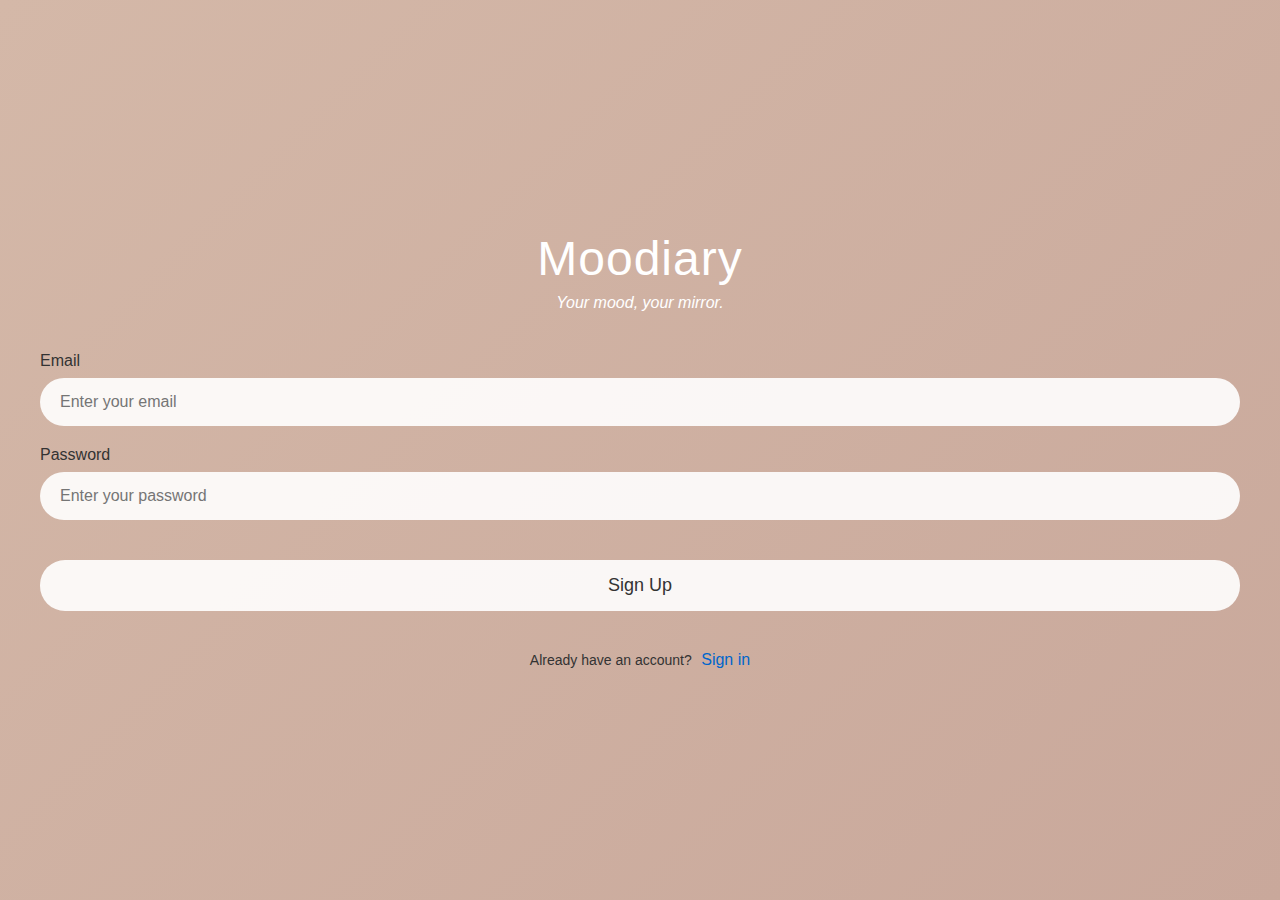
<file: index.html>
<!DOCTYPE html>
<html lang="en">
<head>
  <meta charset="UTF-8" />
  <meta name="viewport" content="width=device-width, initial-scale=1.0"/>
  <title>Signup - Moodiary</title>
  <link rel="stylesheet" href="style.css"/>
</head>
<body>
  <div class="screen auth-container">
    <div class="logo">
      <h1>Moodiary</h1>
      <p>Your mood, your mirror.</p>
    </div>

    <div class="form-group">
      <label for="signup-email">Email</label>
      <input type="email" id="signup-email" placeholder="Enter your email" />
    </div>
    <div class="form-group">
      <label for="signup-password">Password</label>
      <input type="password" id="signup-password" placeholder="Enter your password" />
    </div>

    <button class="auth-button" id="signup-btn">Sign Up</button>

    <div class="auth-link">
      <span>Already have an account?</span>
      <a href="signin.html">Sign in</a> <!-- 👈 THIS MUST BE A LINK -->
    </div>
  </div>

  <script src="auth.js"></script>
</body>
</html>
</file>
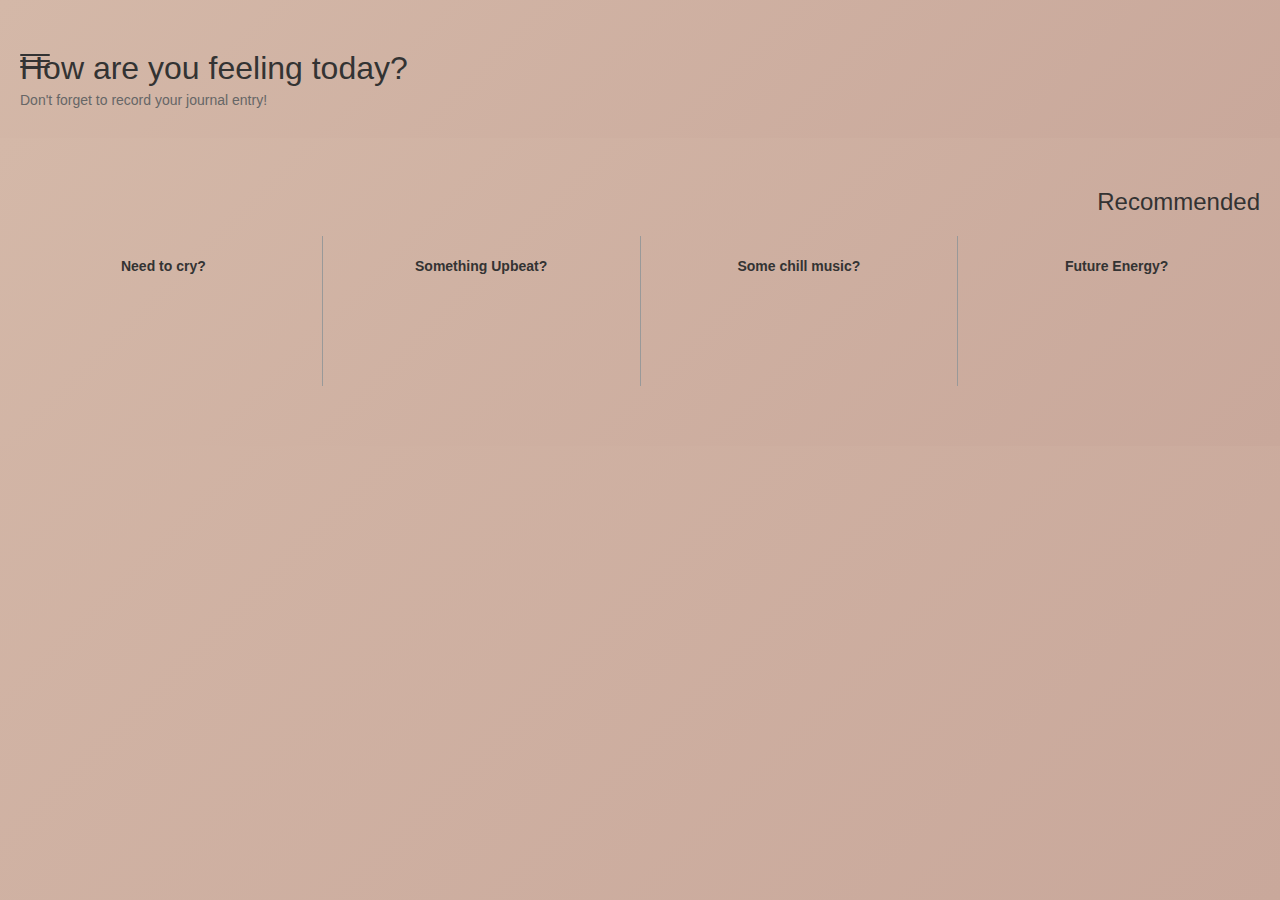
<file: home.html>
<!DOCTYPE html>
<html lang="en">
<head>
  <meta charset="UTF-8" />
  <meta name="viewport" content="width=device-width, initial-scale=1.0"/>
  <title>Moodiary - Home</title>
  <link rel="stylesheet" href="style.css"/>
</head>
<body>
  <div class="main-app active">
    <div class="menu-button" id="menu-button">
      <span></span><span></span><span></span>
    </div>

    <div id="home-screen">
      <div class="header">
        <h1>How are you feeling today?</h1>
        <p>Don't forget to record your journal entry!</p>
      </div>

      <div class="content">
        <div class="recommendations">
          <h2>Recommended</h2>
          <div class="mood-categories">
            <div class="mood-category"><h3>Need to cry?</h3></div>
            <div class="divider"></div>
            <div class="mood-category"><h3>Something Upbeat?</h3></div>
            <div class="divider"></div>
            <div class="mood-category"><h3>Some chill music?</h3></div>
            <div class="divider"></div>
            <div class="mood-category"><h3>Future Energy?</h3></div>
          </div>
        </div>
      </div>

      <div class="home-illustration">
        <!-- Insert SVG here -->
      </div>
    </div>

    <div class="movies-section" id="movies-screen">
      <!-- Add movie recommendation HTML here -->
    </div>

    <div class="sidebar" id="sidebar">
      <div class="sidebar-item" onclick="showHome()">Friends</div>
      <div class="sidebar-item">Journal</div>
      <div class="sidebar-item">About Me</div>
    </div>

    <div class="sidebar-overlay" id="sidebar-overlay"></div>

  </div>

  <script src="sidebar.js"></script>
  <script src="app.js"></script>
</body>
</html>
</file>
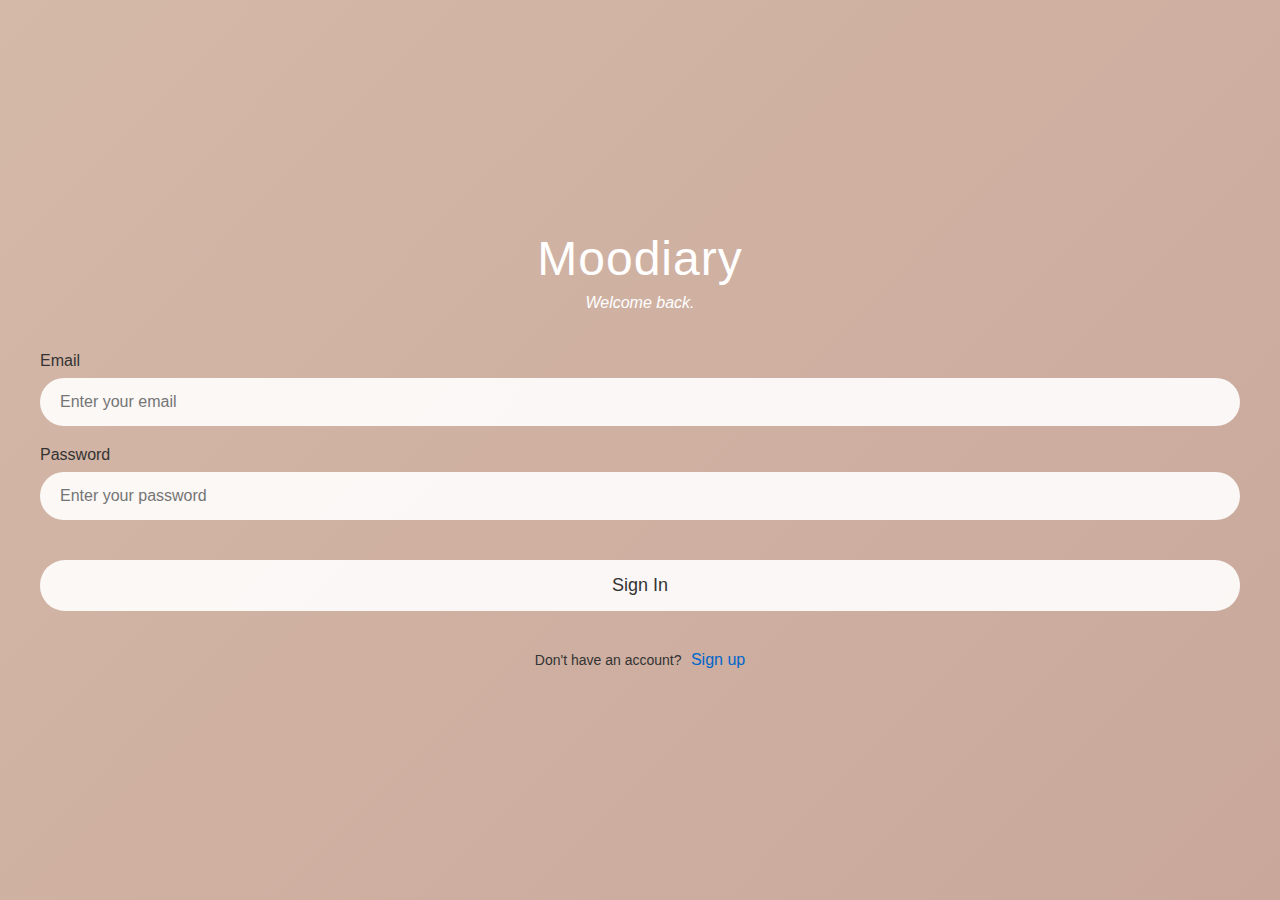
<file: signin.html>
<!DOCTYPE html>
<html lang="en">
<head>
  <meta charset="UTF-8" />
  <meta name="viewport" content="width=device-width, initial-scale=1.0"/>
  <title>Sign In - Moodiary</title>
  <link rel="stylesheet" href="style.css"/>
</head>
<body>
  <div class="screen auth-container">
    <div class="logo">
      <h1>Moodiary</h1>
      <p>Welcome back.</p>
    </div>

    <div class="form-group">
      <label for="signin-email">Email</label>
      <input type="email" id="signin-email" placeholder="Enter your email" />
    </div>
    <div class="form-group">
      <label for="signin-password">Password</label>
      <input type="password" id="signin-password" placeholder="Enter your password" />
    </div>

    <button class="auth-button" id="signin-btn">Sign In</button>

    <div class="auth-link">
      <span>Don't have an account?</span>
      <a href="index.html">Sign up</a>
    </div>
  </div>

  <script src="auth.js"></script>
</body>
</html>
</file>
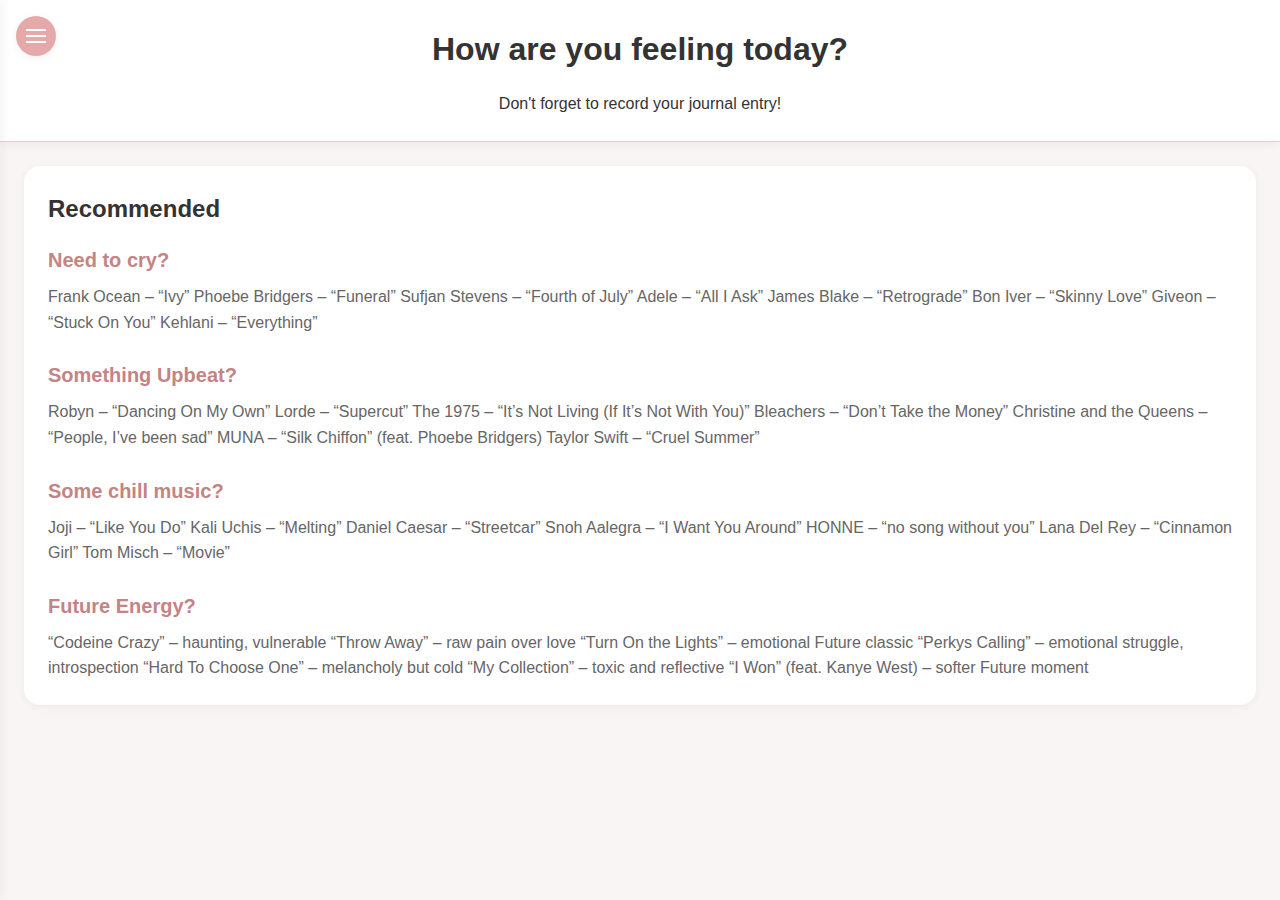
<file: src/UI/home.html>
<!DOCTYPE html>
<html lang="en">
<head>
  <meta charset="UTF-8" />
  <meta name="viewport" content="width=device-width, initial-scale=1.0"/>
  <title>Moodiary - Home</title>
  <link rel="stylesheet" href="style.css"/>
</head>
<body>

  <div class="main-app active">
    <div class="menu-button" id="menu-button">
      <span></span><span></span><span></span>
    </div>

    <div id="home-screen">
      <div class="header">
        <h1>How are you feeling today?</h1>
        <p>Don't forget to record your journal entry!</p>
      </div>

      <div class="content">
        <div class="recommendations">
          <h2>Recommended</h2>
          <div class="mood-categories">
            <div class="mood-category"><h3>Need to cry?</h3>
            <p>Frank Ocean – “Ivy”

Phoebe Bridgers – “Funeral”

Sufjan Stevens – “Fourth of July”

Adele – “All I Ask”

James Blake – “Retrograde”

Bon Iver – “Skinny Love”

Giveon – “Stuck On You”

Kehlani – “Everything”

</p>
            </div>
            <div class="divider"></div>
            <div class="mood-category"><h3>Something Upbeat?</h3>
              <p> Robyn – “Dancing On My Own”

Lorde – “Supercut”

The 1975 – “It’s Not Living (If It’s Not With You)”

Bleachers – “Don’t Take the Money”

Christine and the Queens – “People, I’ve been sad”

MUNA – “Silk Chiffon” (feat. Phoebe Bridgers)

Taylor Swift – “Cruel Summer”</p>
            </div>
            <div class="divider"></div>
            <div class="mood-category"><h3>Some chill music?</h3>
              <p>Joji – “Like You Do”

Kali Uchis – “Melting”

Daniel Caesar – “Streetcar”

Snoh Aalegra – “I Want You Around”

HONNE – “no song without you”

Lana Del Rey – “Cinnamon Girl”

Tom Misch – “Movie”</p>
            </div>
            <div class="divider"></div>
            <div class="mood-category"><h3>Future Energy?</h3>
              <p>“Codeine Crazy” – haunting, vulnerable

“Throw Away” – raw pain over love

“Turn On the Lights” – emotional Future classic

“Perkys Calling” – emotional struggle, introspection

“Hard To Choose One” – melancholy but cold

“My Collection” – toxic and reflective

“I Won” (feat. Kanye West) – softer Future moment</p>
            </div>
          </div>
        </div>
      </div>

      <div class="home-illustration">
        <!-- Insert SVG here -->
      </div>
    </div>

    <div class="movies-section" id="movies-screen">
      <!-- Add movie recommendation HTML here -->
    </div>

    <div class="sidebar" id="sidebar">
      <div class="sidebar-item" onclick="showHome()">Friends
        <a href="message.html">Friends</a>
      </div>
      <div class="sidebar-item">Journal</div>
      <div class="sidebar-item">About Me</div>
    </div>

    <div class="sidebar-overlay" id="sidebar-overlay"></div>

  </div>

  <script src="sidebar.js"></script>
  <script src="app.js"></script>
</body>
</html>
</file>
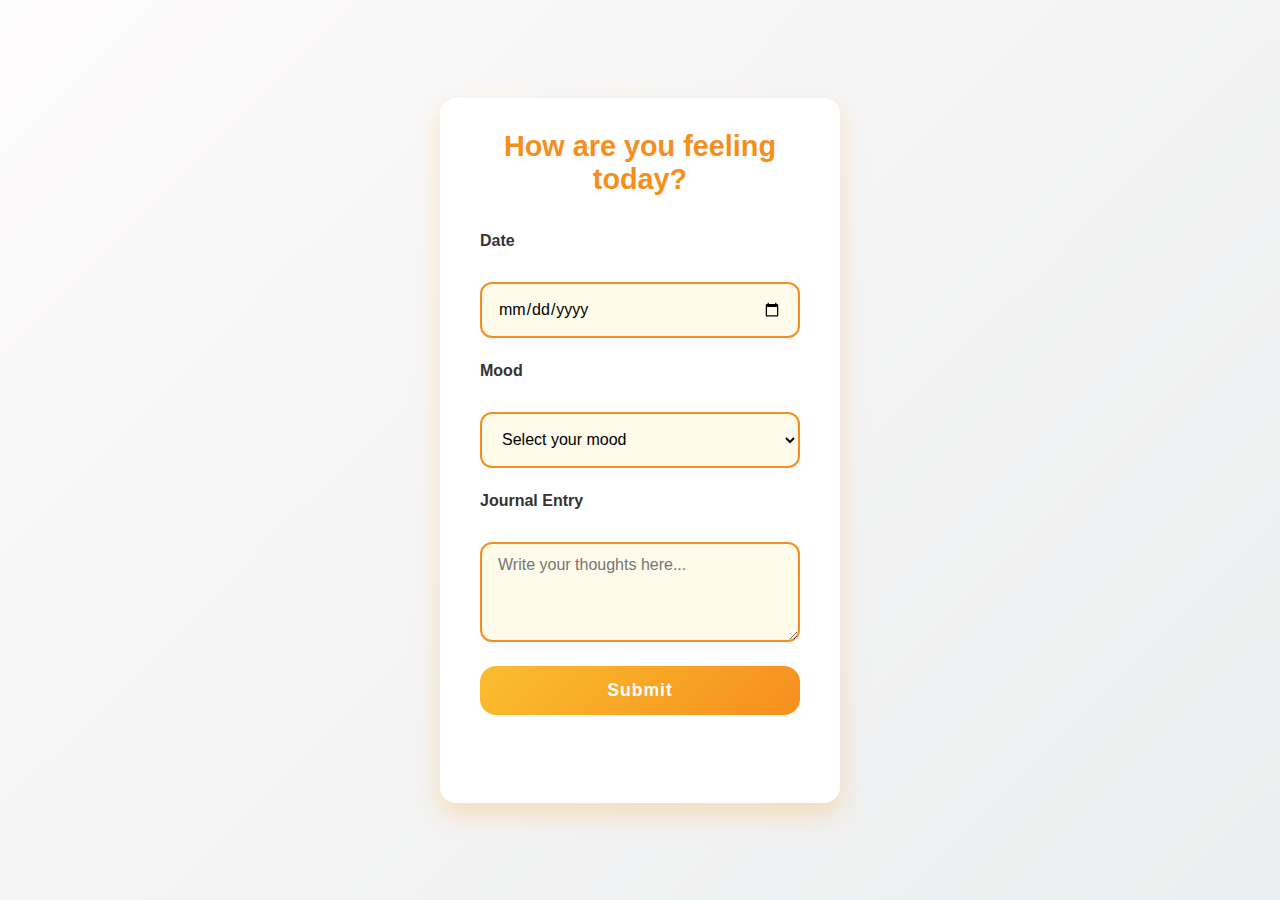
<file: src/UI/moodjournal.html>
<!DOCTYPE html>
<html lang="en">
<head>
    <meta charset="UTF-8">
    <meta http-equiv="X-UA-Compatible" content="IE=edge">
    <meta name="viewport" content="width=device-width, initial-scale=1.0">
    <link rel="stylesheet" href="moodjournal.css">
    <title>Mood and Journals</title>
</head>
<body>
    <form class="form-container" id="moodJournalForm">
        <h2>How are you feeling today?</h2>
        <label for="entryDate">Date</label>
        <input type="date" id="entryDate" name="entryDate" />
        <label for="mood">Mood</label>
        <select id="mood" name="mood" >
          <option value="" disabled selected>Select your mood</option>
          <option value="very-happy">Very Happy</option>
          <option value="happy">Happy</option>
          <option value="neutral">Neutral</option>
          <option value="sad">Sad</option>
          <option value="very-sad">Very Sad</option>
        </select>
        <label for="journalEntry">Journal Entry</label>
        <textarea id="journalEntry" name="journalEntry" placeholder="Write your thoughts here..."></textarea>
        <button type="submit">Submit</button>
        <p id="formStatus" class="success-message">
      </form>   
</body>
</html>
</file>
<file: style.css>
* {
    margin: 0;
    padding: 0;
    box-sizing: border-box;
}

body {
    font-family: -apple-system, BlinkMacSystemFont, 'Segoe UI', Roboto, sans-serif;
    background: linear-gradient(135deg, #d4b8a8 0%, #c9a89b 100%);
    min-height: 100vh;
    margin: 0;
    padding: 0;
}

.screen {
    width: 100%;
    min-height: 100vh;
    background: linear-gradient(135deg, #d4b8a8 0%, #c9a89b 100%);
    position: relative;
}

.notch {
    display: none;
}

.auth-container {
    display: flex;
    flex-direction: column;
    align-items: center;
    justify-content: center;
    height: 100%;
    padding: 40px;
    position: relative;
}

.auth-container.hidden {
    display: none;
}

.logo {
    text-align: center;
    margin-bottom: 40px;
}

.logo h1 {
    font-size: 48px;
    font-weight: 300;
    color: white;
    margin-bottom: 8px;
    letter-spacing: 1px;
}

.logo p {
    font-size: 16px;
    color: white;
    font-weight: 300;
    font-style: italic;
}

.form-group {
    width: 100%;
    margin-bottom: 20px;
}

.form-group label {
    display: block;
    color: #333;
    font-size: 16px;
    margin-bottom: 8px;
    font-weight: 500;
}

.form-group input {
    width: 100%;
    padding: 15px 20px;
    border: none;
    border-radius: 25px;
    background: rgba(255,255,255,0.9);
    font-size: 16px;
    outline: none;
}

.auth-button {
    width: 100%;
    padding: 15px;
    border: none;
    border-radius: 25px;
    background: rgba(255,255,255,0.9);
    font-size: 18px;
    font-weight: 500;
    color: #333;
    cursor: pointer;
    margin: 20px 0;
    transition: all 0.3s ease;
}

.auth-button:hover {
    background: rgba(255,255,255,1);
    transform: translateY(-2px);
}

.auth-link {
    text-align: center;
    margin-top: 20px;
}

.auth-link span {
    color: #333;
    font-size: 14px;
}

.auth-link a {
    color: #0066cc;
    text-decoration: none;
    font-weight: 500;
    margin-left: 5px;
}

.illustration-left {
    position: absolute;
    bottom: 20px;
    left: 20px;
    width: 120px;
    height: 80px;
}

.illustration-right {
    position: absolute;
    top: 180px;
    right: 20px;
    width: 80px;
    height: 80px;
}

.illustration-bottom-right {
    position: absolute;
    bottom: 20px;
    right: 20px;
    width: 60px;
    height: 60px;
}

/* Main App Styles */
.main-app {
    display: none;
    height: 100%;
    position: relative;
}

.main-app.active {
    display: block;
}

.header {
    padding: 50px 20px 30px;
    background: linear-gradient(135deg, #d4b8a8 0%, #c9a89b 100%);
}

.header h1 {
    font-size: 32px;
    font-weight: 400;
    color: #333;
    margin-bottom: 5px;
}

.header p {
    font-size: 14px;
    color: #666;
}

.content {
    flex: 1;
    padding: 20px;
    background: linear-gradient(135deg, #d4b8a8 0%, #c9a89b 100%);
}

.recommendations {
    margin-top: 30px;
}

.recommendations h2 {
    font-size: 24px;
    font-weight: 500;
    color: #333;
    margin-bottom: 20px;
    text-align: right;
}

.mood-categories {
    display: flex;
    justify-content: space-between;
    margin-bottom: 40px;
}

.mood-category {
    flex: 1;
    text-align: center;
    padding: 0 10px;
}

.mood-category h3 {
    font-size: 14px;
    color: #333;
    margin-bottom: 10px;
    height: 60px;
    display: flex;
    align-items: center;
    justify-content: center;
    text-align: center;
    line-height: 1.2;
}

.divider {
    width: 1px;
    background: #999;
    height: 150px;
    margin: 0 15px;
}

/* Movies Section */
.movies-section {
    display: none;
    padding: 50px 20px 20px;
    background: linear-gradient(135deg, #d4b8a8 0%, #c9a89b 100%);
    height: 100%;
    overflow-y: auto;
}

.movies-section.active {
    display: block;
}

.movies-header {
    display: flex;
    justify-content: space-between;
    align-items: center;
    margin-bottom: 30px;
}

.movies-header h1 {
    font-size: 28px;
    color: #333;
    font-weight: 400;
}

.nav-links {
    display: flex;
    gap: 20px;
}

.nav-links a {
    color: white;
    text-decoration: none;
    font-size: 14px;
}

.movie-categories {
    display: flex;
    margin-bottom: 40px;
}

.movie-category {
    flex: 1;
    padding-right: 20px;
}

.movie-category h3 {
    font-size: 16px;
    color: #333;
    margin-bottom: 15px;
    font-weight: 500;
}

.movie-list {
    list-style: none;
}

.movie-list li {
    font-size: 14px;
    color: #333;
    margin-bottom: 5px;
    line-height: 1.3;
}

.break-section {
    margin-top: 40px;
}

.break-section h2 {
    font-size: 28px;
    color: #333;
    margin-bottom: 15px;
    font-weight: 500;
}

.break-text {
    font-size: 14px;
    color: #333;
    line-height: 1.6;
    margin-bottom: 20px;
}

/* Sidebar */
.sidebar {
    position: fixed;
    left: -280px;
    top: 0;
    width: 280px;
    height: 100%;
    background: rgba(210, 180, 168, 0.95);
    backdrop-filter: blur(10px);
    transition: left 0.3s ease;
    z-index: 20;
    padding-top: 50px;
}

.sidebar.open {
    left: 0;
}

.sidebar-overlay {
    position: fixed;
    top: 0;
    left: 0;
    width: 100%;
    height: 100%;
    background: rgba(0,0,0,0.5);
    opacity: 0;
    visibility: hidden;
    transition: all 0.3s ease;
    z-index: 15;
}

.sidebar-overlay.active {
    opacity: 1;
    visibility: visible;
}

.sidebar-item {
    display: flex;
    align-items: center;
    padding: 20px 30px;
    color: #333;
    text-decoration: none;
    font-size: 16px;
    cursor: pointer;
    transition: background 0.3s ease;
}

.sidebar-item:hover {
    background: rgba(255,255,255,0.2);
}

.sidebar-icon {
    width: 24px;
    height: 24px;
    margin-right: 15px;
    background: #333;
    border-radius: 50%;
}

.menu-button {
    position: absolute;
    top: 50px;
    left: 20px;
    width: 30px;
    height: 20px;
    cursor: pointer;
    z-index: 25;
}

.menu-button span {
    display: block;
    width: 100%;
    height: 2px;
    background: #333;
    margin: 4px 0;
    border-radius: 1px;
}

.home-illustration {
    position: absolute;
    bottom: 20px;
    right: 20px;
    width: 80px;
    height: 60px;
}
</file>
<file: src/UI/style.css>
/* Moodiary - Modern Emotional Wellness App
   A complete redesign with stunning visuals and smooth animations */

/* Base Styles */
:root {
  --primary-color: #e5a9a9;
  --primary-light: #f8d7d7;
  --primary-dark: #c48484;
  --secondary-color: #d4b8a8;
  --accent-color: #f5c2c2;
  --text-color: #333;
  --text-light: #666;
  --text-lighter: #999;
  --bg-color: #fff;
  --bg-light: #f9f5f5;
  --border-color: #e0d0d0;
  --shadow-color: rgba(0, 0, 0, 0.05);
  --success-color: #6fcf97;
  --warning-color: #f2c94c;
  --error-color: #eb5757;
  --radius-sm: 4px;
  --radius-md: 8px;
  --radius-lg: 16px;
  --spacing-xs: 4px;
  --spacing-sm: 8px;
  --spacing-md: 16px;
  --spacing-lg: 24px;
  --spacing-xl: 32px;
  --spacing-xxl: 48px;
  --font-family: 'Poppins', sans-serif;
  --font-family-headings: 'Montserrat', sans-serif;
  --transition-speed: 0.3s;
}

* {
    margin: 0;
    padding: 0;
    box-sizing: border-box;
}

body {
  font-family: var(--font-family);
  color: var(--text-color);
  background-color: var(--bg-light);
  line-height: 1.6;
}

h1, h2, h3, h4, h5, h6 {
  font-family: var(--font-family-headings);
  margin-bottom: var(--spacing-md);
  color: var(--text-color);
}

h1 {
  font-size: 2rem;
  font-weight: 700;
}

h2 {
  font-size: 1.5rem;
  font-weight: 600;
}

h3 {
  font-size: 1.25rem;
  font-weight: 600;
}

a {
  color: var(--primary-dark);
  text-decoration: none;
  transition: color var(--transition-speed);
}

a:hover {
  color: var(--primary-color);
}

button, .btn-primary {
  background-color: var(--primary-color);
  color: white;
  border: none;
  padding: 10px 20px;
  border-radius: var(--radius-md);
  cursor: pointer;
  font-family: var(--font-family);
  font-weight: 500;
  transition: background-color var(--transition-speed);
}

button:hover, .btn-primary:hover {
  background-color: var(--primary-dark);
}

.btn-small {
  padding: 6px 12px;
  font-size: 0.9rem;
}

.btn-accept {
  background-color: var(--success-color);
}

.btn-reject {
  background-color: var(--text-lighter);
}

input, textarea, select {
    width: 100%;
  padding: 10px 15px;
  border: 1px solid var(--border-color);
  border-radius: var(--radius-md);
  font-family: var(--font-family);
  font-size: 1rem;
  margin-bottom: var(--spacing-md);
  transition: border-color var(--transition-speed);
}

input:focus, textarea:focus, select:focus {
  outline: none;
  border-color: var(--primary-color);
}

/* Layout */
.main-app {
  display: flex;
  flex-direction: column;
    min-height: 100vh;
    position: relative;
  overflow-x: hidden;
}

.header {
  padding: var(--spacing-lg);
  background-color: var(--bg-color);
  box-shadow: 0 2px 10px var(--shadow-color);
  text-align: center;
  border-bottom: 1px solid var(--border-color);
}

.content {
  flex: 1;
  padding: var(--spacing-lg);
    display: flex;
    flex-direction: column;
  gap: var(--spacing-lg);
}

/* Dashboard Layout */
.dashboard-container {
  display: flex;
  flex-direction: column;
  gap: var(--spacing-lg);
  padding: var(--spacing-md);
}

.dashboard-column {
  flex: 1;
  display: flex;
  flex-direction: column;
  gap: var(--spacing-lg);
}

@media (min-width: 992px) {
  .dashboard-container {
    flex-direction: row;
    padding: var(--spacing-lg);
  }
  
  .dashboard-column {
    min-width: 0; /* Fix for flexbox overflow */
  }
}

@media (min-width: 1200px) {
  .dashboard-container {
    max-width: 1400px;
    margin: 0 auto;
  }
}

/* Journal Page */
.journal-container {
  display: flex;
  flex-direction: column;
  gap: var(--spacing-lg);
  padding: var(--spacing-md);
  max-width: 1200px;
  margin: 0 auto;
}

.journal-header {
  display: flex;
  justify-content: space-between;
    align-items: center;
  margin-bottom: var(--spacing-lg);
}

.journal-filters {
  display: flex;
  gap: var(--spacing-md);
  margin-bottom: var(--spacing-lg);
  flex-wrap: wrap;
}

.journal-filter {
  padding: 8px 16px;
  background-color: var(--bg-color);
  border-radius: var(--radius-md);
  cursor: pointer;
  transition: background-color 0.3s;
}

.journal-filter.active {
  background-color: var(--primary-color);
    color: white;
}

.journal-entries {
  display: grid;
  grid-template-columns: repeat(1, 1fr);
  gap: var(--spacing-lg);
}

@media (min-width: 768px) {
  .journal-entries {
    grid-template-columns: repeat(2, 1fr);
  }
}

@media (min-width: 1200px) {
  .journal-entries {
    grid-template-columns: repeat(3, 1fr);
  }
}

.journal-entry {
  background-color: var(--bg-color);
  border-radius: var(--radius-lg);
  padding: var(--spacing-lg);
  box-shadow: 0 2px 10px var(--shadow-color);
  transition: transform 0.3s;
}

.journal-entry:hover {
  transform: translateY(-5px);
}

.journal-entry-header {
  display: flex;
  justify-content: space-between;
  margin-bottom: var(--spacing-md);
}

.journal-entry-date {
  font-size: 0.9rem;
  color: var(--text-lighter);
}

.journal-entry-mood {
  font-size: 1.2rem;
}

.journal-entry-content {
  margin-bottom: var(--spacing-md);
}

/* Message Page */
.message-container {
  display: flex;
  height: calc(100vh - 60px);
  overflow: hidden;
}

.message-sidebar {
  width: 300px;
  background-color: var(--bg-color);
  border-right: 1px solid var(--border-color);
  overflow-y: auto;
}

.message-list {
  display: flex;
  flex-direction: column;
}

.message-item {
  padding: var(--spacing-md);
  border-bottom: 1px solid var(--border-color);
  display: flex;
  align-items: center;
  gap: var(--spacing-md);
    cursor: pointer;
  transition: background-color 0.3s;
}

.message-item:hover, .message-item.active {
  background-color: var(--bg-light);
}

.message-avatar {
  width: 40px;
  height: 40px;
  border-radius: 50%;
  background-color: var(--primary-color);
  color: white;
  display: flex;
  align-items: center;
  justify-content: center;
  font-weight: 600;
}

.message-info {
  flex: 1;
}

.message-name {
    font-weight: 500;
}

.message-preview {
  font-size: 0.9rem;
  color: var(--text-lighter);
  white-space: nowrap;
  overflow: hidden;
  text-overflow: ellipsis;
  max-width: 180px;
}

.message-time {
  font-size: 0.8rem;
  color: var(--text-lighter);
}

.message-content {
  flex: 1;
  display: flex;
  flex-direction: column;
  background-color: var(--bg-light);
}

.message-header {
  padding: var(--spacing-md);
  border-bottom: 1px solid var(--border-color);
  display: flex;
  align-items: center;
  gap: var(--spacing-md);
}

.message-chat {
  flex: 1;
  padding: var(--spacing-md);
  overflow-y: auto;
  display: flex;
  flex-direction: column;
  gap: var(--spacing-md);
}

.message-bubble {
  max-width: 70%;
  padding: var(--spacing-md);
  border-radius: var(--radius-md);
}

.message-bubble.sent {
  align-self: flex-end;
  background-color: var(--primary-color);
  color: white;
}

.message-bubble.received {
  align-self: flex-start;
  background-color: var(--bg-color);
}

.message-input {
  padding: 15px;
  border-top: 1px solid #ddd;
  display: flex;
  flex-direction: column;
  align-items: stretch;
  gap: 8px;
}

.message-input input {
    flex: 1;
  padding: 12px;
  border: 1px solid var(--border-color);
  border-radius: var(--radius-md);
  margin: 0;
}

.message-input button {
  padding: 12px 20px;
  margin: 0;
}

/* User Profile Summary */
.profile-summary {
  background-color: var(--bg-color);
  border-radius: var(--radius-lg);
  padding: var(--spacing-lg);
  display: flex;
    align-items: center;
  box-shadow: 0 2px 10px var(--shadow-color);
    position: relative;
}

.profile-avatar {
  width: 60px;
  height: 60px;
  border-radius: 50%;
  background-color: var(--primary-color);
  color: white;
  display: flex;
  align-items: center;
  justify-content: center;
  font-weight: 600;
  font-size: 1.2rem;
  margin-right: var(--spacing-md);
}

.profile-info {
  flex: 1;
}

.profile-info h2 {
  margin-bottom: 0;
}

.profile-info p {
  color: var(--text-light);
  font-size: 0.9rem;
}

.profile-mood {
  position: absolute;
  right: var(--spacing-lg);
  top: 50%;
  transform: translateY(-50%);
  display: flex;
  align-items: center;
  background-color: var(--bg-light);
  padding: 8px 16px;
  border-radius: var(--radius-lg);
}

.mood-emoji {
  font-size: 1.5rem;
  margin-right: var(--spacing-xs);
}

.mood-text {
    font-weight: 500;
}

/* Quick Journal */
.quick-journal {
  background-color: var(--bg-color);
  border-radius: var(--radius-lg);
  padding: var(--spacing-lg);
  box-shadow: 0 2px 10px var(--shadow-color);
}

.mood-tags {
  display: flex;
  flex-wrap: wrap;
  gap: var(--spacing-sm);
  margin-bottom: var(--spacing-md);
}

.mood-tag {
  background-color: var(--bg-light);
  border-radius: var(--radius-lg);
  padding: 8px 16px;
  display: flex;
  align-items: center;
    cursor: pointer;
  transition: background-color var(--transition-speed);
  font-size: 0.9rem;
}

.mood-tag:hover {
  background-color: var(--primary-light);
}

.mood-tag.active {
  background-color: var(--primary-color);
  color: white;
}

.mood-tag-emoji {
  margin-right: var(--spacing-xs);
  font-size: 1.2rem;
}

.quick-journal-input {
  resize: none;
  height: 100px;
  margin-bottom: var(--spacing-md);
}

.quick-journal-actions {
    display: flex;
    justify-content: space-between;
  align-items: center;
}

.quick-journal-actions label {
  display: flex;
  align-items: center;
  color: var(--text-light);
  font-size: 0.9rem;
}

.quick-journal-actions input[type="checkbox"] {
  width: auto;
  margin-right: var(--spacing-xs);
  margin-bottom: 0;
}

/* Mood Insights */
.mood-insights {
  background-color: var(--bg-color);
  border-radius: var(--radius-lg);
  padding: var(--spacing-lg);
  box-shadow: 0 2px 10px var(--shadow-color);
}

.mood-chart {
  height: 150px;
  border-radius: var(--radius-md);
  background-color: var(--bg-light);
    display: flex;
    align-items: center;
    justify-content: center;
}

.mood-chart-placeholder {
    text-align: center;
  color: var(--text-light);
}

.mood-chart-placeholder p {
  margin-bottom: var(--spacing-md);
}

/* Feed Section */
.feed-section {
  background-color: var(--bg-color);
  border-radius: var(--radius-lg);
  padding: var(--spacing-lg);
  box-shadow: 0 2px 10px var(--shadow-color);
}

.feed-loading, .feed-empty, .recommendations-loading, .recommendations-empty {
  text-align: center;
  padding: var(--spacing-xl) 0;
  color: var(--text-light);
}

.feed-empty p, .recommendations-empty p {
  margin-bottom: var(--spacing-md);
}

.hidden {
    display: none;
}

.feed-item {
  border-bottom: 1px solid var(--border-color);
  padding: var(--spacing-md) 0;
}

.feed-item:last-child {
  border-bottom: none;
}

.feed-header {
    display: flex;
    align-items: center;
  margin-bottom: var(--spacing-md);
}

.feed-avatar {
  width: 40px;
  height: 40px;
  border-radius: 50%;
  background-color: var(--primary-color);
  color: white;
    display: flex;
    align-items: center;
    justify-content: center;
  font-weight: 600;
  margin-right: var(--spacing-md);
}

.feed-user-info {
  flex: 1;
}

.feed-username {
  font-weight: 500;
}

.feed-time {
  font-size: 0.8rem;
  color: var(--text-lighter);
}

.feed-mood {
  font-size: 1.5rem;
  margin-left: var(--spacing-md);
}

.feed-content {
  margin-bottom: var(--spacing-md);
  line-height: 1.5;
}

.feed-actions {
    display: flex;
  gap: var(--spacing-lg);
}

.feed-action {
  color: var(--text-light);
  font-size: 0.9rem;
  cursor: pointer;
  transition: color var(--transition-speed);
}

.feed-action:hover {
  color: var(--primary-color);
}

/* Friends Section */
.friends-section {
  background-color: var(--bg-color);
  border-radius: var(--radius-lg);
  padding: var(--spacing-lg);
  box-shadow: 0 2px 10px var(--shadow-color);
  margin-bottom: var(--spacing-lg);
}

.friends-search {
  display: flex;
  gap: var(--spacing-sm);
  margin-bottom: var(--spacing-md);
}

.friends-search input {
  margin-bottom: 0;
}

.section-tabs {
  display: flex;
  border-bottom: 1px solid var(--border-color);
  margin-bottom: var(--spacing-md);
}

.section-tab {
  padding: var(--spacing-sm) var(--spacing-lg);
  cursor: pointer;
  border-bottom: 2px solid transparent;
  transition: all var(--transition-speed);
  position: relative;
}

.section-tab.active {
  border-bottom-color: var(--primary-color);
  color: var(--primary-color);
}

.badge {
  background-color: var(--primary-color);
    color: white;
  border-radius: 50%;
  width: 20px;
  height: 20px;
  display: inline-flex;
  align-items: center;
  justify-content: center;
  font-size: 0.8rem;
  margin-left: var(--spacing-xs);
}

.tab-content {
    display: none;
}

.tab-content.active {
    display: block;
}

.friends-list {
  display: grid;
  grid-template-columns: 1fr;
  gap: var(--spacing-md);
}

@media (min-width: 768px) {
  .friends-list {
    grid-template-columns: repeat(2, 1fr);
  }
}

.friend-card {
  background-color: var(--bg-light);
  border-radius: var(--radius-md);
  padding: var(--spacing-md);
    display: flex;
  flex-direction: column;
  align-items: center;
  text-align: center;
  transition: transform var(--transition-speed);
}

.friend-card:hover {
  transform: translateY(-2px);
}

.friend-avatar {
  width: 50px;
  height: 50px;
  border-radius: 50%;
  background-color: var(--primary-color);
    color: white;
  display: flex;
  align-items: center;
  justify-content: center;
  font-weight: 600;
  margin-bottom: var(--spacing-sm);
}

.friend-name {
    font-weight: 500;
  margin-bottom: var(--spacing-xs);
}

.friend-mood {
  color: var(--text-light);
  font-size: 0.9rem;
  margin-bottom: var(--spacing-md);
}

.friend-action {
  color: var(--primary-color);
    font-weight: 500;
}

.friend-request {
  display: flex;
  align-items: center;
  padding: var(--spacing-md);
  border-bottom: 1px solid var(--border-color);
}

.friend-request:last-child {
  border-bottom: none;
}

.friend-info {
  flex: 1;
  margin-left: var(--spacing-md);
}

.friend-time {
  font-size: 0.8rem;
  color: var(--text-lighter);
}

.friend-request-actions {
  display: flex;
  gap: var(--spacing-sm);
}

.friend-request-actions button {
  padding: 6px 12px;
  font-size: 0.9rem;
}

/* Recommendations */
.recommendations {
  background-color: var(--bg-color);
  border-radius: var(--radius-lg);
  padding: var(--spacing-lg);
  box-shadow: 0 2px 10px var(--shadow-color);
}

.mood-category {
  margin-bottom: var(--spacing-lg);
}

.mood-category:last-child {
  margin-bottom: 0;
}

.mood-category h3 {
  color: var(--primary-dark);
  margin-bottom: var(--spacing-sm);
}

.mood-category p {
    line-height: 1.6;
  color: var(--text-light);
}

/* Sidebar */
.sidebar {
    position: fixed;
    top: 0;
  left: -250px;
  width: 250px;
  height: 100vh;
  background-color: var(--bg-color);
  z-index: 1000;
  transition: left var(--transition-speed);
  box-shadow: 2px 0 10px var(--shadow-color);
  padding-top: var(--spacing-xxl);
}

.sidebar.active {
    left: 0;
}

.sidebar-item {
  padding: var(--spacing-md) var(--spacing-lg);
  border-bottom: 1px solid var(--border-color);
  cursor: pointer;
  transition: background-color var(--transition-speed);
}

.sidebar-item:hover {
  background-color: var(--bg-light);
}

.sidebar-overlay {
    position: fixed;
    top: 0;
    left: 0;
    width: 100%;
    height: 100%;
  background-color: rgba(0, 0, 0, 0.5);
  z-index: 999;
  display: none;
}

.sidebar-overlay.active {
  display: block;
}

.menu-button {
  position: fixed;
  top: var(--spacing-md);
  left: var(--spacing-md);
  z-index: 1001;
  width: 40px;
  height: 40px;
  background-color: var(--primary-color);
  border-radius: 50%;
    display: flex;
  flex-direction: column;
  justify-content: center;
    align-items: center;
    cursor: pointer;
  box-shadow: 0 2px 10px var(--shadow-color);
}

.menu-button span {
    display: block;
  width: 20px;
    height: 2px;
  background-color: white;
  margin: 2px 0;
  transition: transform var(--transition-speed);
}

/* Login/Signup Forms */
.auth-container {
  display: flex;
  flex-direction: column;
  align-items: center;
  justify-content: center;
  min-height: 100vh;
  padding: var(--spacing-lg);
  background-color: var(--bg-light);
}

.auth-card {
  background-color: var(--bg-color);
  border-radius: var(--radius-lg);
  padding: var(--spacing-xl);
  box-shadow: 0 4px 20px var(--shadow-color);
  width: 100%;
  max-width: 400px;
}

.auth-header {
  text-align: center;
  margin-bottom: var(--spacing-xl);
}

.auth-header h1 {
  color: var(--primary-color);
  margin-bottom: var(--spacing-sm);
}

.auth-header p {
  color: var(--text-light);
}

.auth-form {
  display: flex;
  flex-direction: column;
}

.auth-form button {
  margin-top: var(--spacing-md);
}

.auth-footer {
  text-align: center;
  margin-top: var(--spacing-lg);
  color: var(--text-light);
}

.auth-footer a {
  color: var(--primary-color);
  font-weight: 500;
}

.auth-button {
  width: 100%;
  padding: 12px;
  background-color: var(--primary-color);
  color: white;
  border: none;
  border-radius: var(--radius-md);
  font-weight: 500;
  cursor: pointer;
  transition: background-color 0.3s;
  margin-top: 10px;
  margin-bottom: 20px;
}

.auth-button:hover {
  background-color: var(--primary-dark);
}

.form-group {
  margin-bottom: 15px;
  width: 100%;
  max-width: 400px;
}

.form-group label {
  display: block;
  margin-bottom: 5px;
  font-weight: 500;
  color: var(--text-color);
}

.form-group input {
  width: 100%;
  padding: 12px;
  border: 1px solid var(--border-color);
  border-radius: var(--radius-md);
  font-size: 16px;
  transition: border-color 0.3s;
}

.form-group input:focus {
  outline: none;
  border-color: var(--primary-color);
}

.auth-link {
  margin-top: 15px;
  text-align: center;
  font-size: 14px;
}

.auth-link a {
  color: var(--primary-color);
  font-weight: 500;
  margin-left: 5px;
}

.auth-link a:hover {
  text-decoration: underline;
}

.logo {
  text-align: center;
  margin-bottom: 30px;
}

.logo h1 {
  color: var(--primary-color);
  font-size: 2.5rem;
  margin-bottom: 5px;
}

.logo p {
  color: var(--text-light);
  font-size: 1rem;
}

.bottom-left-img {
  position: fixed;
  bottom: 0;
  left: 0;
  width: 200px;
  opacity: 0.8;
  z-index: -1;
}

.right-image {
  position: fixed;
  top: 50%;
  right: 0;
  transform: translateY(-50%);
  height: 400px;
  opacity: 0.8;
  z-index: -1;
}

@media (max-width: 768px) {
  .bottom-left-img, .right-image {
    display: none;
}
}

/* Animations */
@keyframes fadeIn {
  from {
    opacity: 0;
  }
  to {
    opacity: 1;
}
}

.fade-in {
  animation: fadeIn var(--transition-speed);
}

/* Loading spinner */
.loading-spinner {
  position: fixed;
  top: 0;
  left: 0;
  width: 100%;
  height: 100%;
  background-color: rgba(0, 0, 0, 0.5);
  display: flex;
  justify-content: center;
  align-items: center;
  z-index: 9999;
}

.spinner {
  width: 40px;
  height: 40px;
  border: 4px solid rgba(255, 255, 255, 0.3);
  border-radius: 50%;
  border-top-color: #7371fc;
  animation: spin 1s ease-in-out infinite;
}

@keyframes spin {
  to {
    transform: rotate(360deg);
}
}

/* Notifications */
.notification {
  position: fixed;
  top: 20px;
  right: 20px;
  padding: 15px 20px;
  border-radius: 5px;
  color: white;
  font-weight: 500;
  max-width: 300px;
  box-shadow: 0 4px 12px rgba(0, 0, 0, 0.15);
  z-index: 9998;
  transform: translateX(120%);
  transition: transform 0.3s ease;
}

.notification.show {
  transform: translateX(0);
}

.notification.error {
  background-color: #ff4757;
}

.notification.success {
  background-color: #2ed573;
}

.notification.info {
  background-color: #1e90ff;
}

/* Responsive Adjustments */
@media (max-width: 768px) {
  .header {
    padding: var(--spacing-md);
  }
  
  .header h1 {
    font-size: 1.5rem;
  }
  
  .content {
    padding: var(--spacing-md);
}

  .feed-actions {
    flex-direction: column;
    gap: var(--spacing-sm);
  }
}

.friend-badge {
  position: absolute;
  top: 10px;
  right: 10px;
  padding: 4px 8px;
  border-radius: var(--radius-sm);
  font-size: 0.7rem;
  font-weight: 500;
  text-transform: uppercase;
  background-color: var(--accent-color);
  color: var(--text-color);
}

.friend-badge.mentor {
  background-color: #6fcf97;
  color: white;
}

.friend-badge.counsellor {
  background-color: #56ccf2;
  color: white;
}

.friend-badge.family {
  background-color: #f2994a;
  color: white;
}

.relationship-type {
  margin-top: 10px;
  padding: 6px;
  border: 1px solid var(--border-color);
  border-radius: var(--radius-sm);
  font-size: 0.9rem;
  width: 100%;
}

/* Friend Search Results */
.search-results {
  display: flex;
  flex-direction: column;
  gap: var(--spacing-md);
  margin-top: var(--spacing-md);
  padding: var(--spacing-md);
  background-color: var(--bg-light);
  border-radius: var(--radius-md);
}

.search-results-header {
  display: flex;
  justify-content: space-between;
  align-items: center;
  margin-bottom: var(--spacing-md);
  padding-bottom: var(--spacing-sm);
  border-bottom: 1px solid var(--border-color);
}

.search-results-header h3 {
  margin-bottom: 0;
  color: var(--primary-dark);
}

.search-results-clear {
  background: none;
  border: none;
  color: var(--text-light);
  cursor: pointer;
  font-size: 0.9rem;
  padding: var(--spacing-xs) var(--spacing-sm);
}

.search-results-clear:hover {
  color: var(--primary-dark);
  text-decoration: underline;
}

.search-result-card {
  display: flex;
  align-items: center;
  padding: 15px;
  background-color: var(--bg-color);
  border-radius: var(--radius-md);
  margin-bottom: 15px;
  box-shadow: 0 2px 5px var(--shadow-color);
  transition: transform 0.2s, box-shadow 0.2s;
  position: relative;
}

.search-result-card:last-child {
  margin-bottom: 0;
}

.search-result-card:hover {
  transform: translateY(-2px);
}

.search-result-avatar {
  width: 50px;
  height: 50px;
  border-radius: 50%;
  background-color: var(--secondary-color);
  display: flex;
  align-items: center;
  justify-content: center;
  margin-right: 15px;
  font-weight: bold;
  font-size: 18px;
  color: white;
  flex-shrink: 0;
  overflow: hidden;
}

.search-result-avatar img {
  width: 100%;
  height: 100%;
  object-fit: cover;
}

.search-result-info {
  flex: 1;
  min-width: 0;
  margin-right: 15px;
}

.search-result-name {
  font-weight: 600;
  margin-bottom: 4px;
  white-space: nowrap;
  overflow: hidden;
  text-overflow: ellipsis;
  font-size: 1rem;
}

.search-result-username {
  font-size: 0.9rem;
  color: var(--text-light);
  margin-bottom: 6px;
}

.search-result-status {
  font-size: 0.85rem;
  color: var(--text-lighter);
}

.search-result-actions {
  display: flex;
  gap: 10px;
  flex-wrap: wrap;
}

.search-result-actions button {
  padding: 8px 16px;
  font-size: 0.9rem;
  white-space: nowrap;
  min-width: 100px;
}

.search-result-actions .btn-pending {
  background-color: var(--warning-color);
}

.search-result-actions .btn-accept {
  background-color: var(--success-color);
}

.search-result-actions .btn-reject {
  background-color: var(--text-lighter);
  margin-left: -8px;
}

.search-result-actions .btn-friend {
  background-color: var(--text-lighter);
  cursor: default;
}

.search-empty {
  text-align: center;
  padding: var(--spacing-lg);
  color: var(--text-light);
  background-color: var(--bg-color);
  border-radius: var(--radius-md);
}

/* Friend search in sidebar */
.friends-search-sidebar {
  margin-bottom: var(--spacing-md);
  position: relative;
}

.friends-search-sidebar input {
  width: 100%;
  padding: 10px 15px;
  padding-right: 40px;
  border: 1px solid var(--border-color);
  border-radius: var(--radius-md);
  font-family: var(--font-family);
  font-size: 1rem;
  transition: border-color var(--transition-speed);
}

.friends-search-sidebar input:focus {
  outline: none;
  border-color: var(--primary-color);
}

.friends-search-sidebar button {
  position: absolute;
  right: 5px;
  top: 50%;
  transform: translateY(-50%);
  background: none;
  border: none;
  color: var(--text-light);
  cursor: pointer;
  padding: 8px;
}

.friends-search-sidebar button:hover {
  color: var(--primary-color);
}

/* Feed section styles */
.feed-section {
  display: flex;
  flex-direction: column;
  gap: var(--spacing-md);
}

.feed-item {
  background-color: var(--bg-color);
  border-radius: var(--radius-md);
  padding: var(--spacing-md);
  box-shadow: 0 2px 6px var(--shadow-color);
  margin-bottom: var(--spacing-md);
}

.feed-item:last-child {
  margin-bottom: 0;
}

.feed-header {
  display: flex;
  justify-content: space-between;
  align-items: center;
  margin-bottom: var(--spacing-md);
}

.feed-user {
  display: flex;
  align-items: center;
}

.feed-avatar {
  width: 40px;
  height: 40px;
  border-radius: 50%;
  background-color: var(--primary-light);
  display: flex;
  align-items: center;
  justify-content: center;
  font-weight: bold;
  color: var(--primary-dark);
  margin-right: var(--spacing-sm);
  overflow: hidden;
}

.feed-avatar img {
  width: 100%;
  height: 100%;
  object-fit: cover;
}

.feed-user-info {
  display: flex;
  flex-direction: column;
}

.feed-username {
  font-weight: 600;
  font-size: 1rem;
}

.feed-time {
  font-size: 0.8rem;
  color: var(--text-lighter);
}

.feed-mood {
  display: flex;
  align-items: center;
  font-size: 0.9rem;
  color: var(--text-light);
}

.feed-mood-emoji {
  margin-right: 5px;
  font-size: 1.2rem;
}

.feed-content {
  margin-bottom: var(--spacing-md);
  line-height: 1.5;
}

.feed-actions {
  display: flex;
  justify-content: space-between;
  border-top: 1px solid var(--border-color);
  padding-top: var(--spacing-sm);
}

.feed-reactions {
  display: flex;
  gap: var(--spacing-sm);
}

.reaction-btn {
  display: flex;
  align-items: center;
  background: none;
  border: none;
  color: var(--text-light);
  cursor: pointer;
  padding: 6px 10px;
  border-radius: var(--radius-sm);
  transition: background-color 0.2s;
}

.reaction-btn:hover {
  background-color: var(--bg-light);
}

.reaction-btn.active {
  color: var(--primary-dark);
  background-color: var(--primary-light);
}

.reaction-icon {
  margin-right: 5px;
}

.feed-comment-actions {
  display: flex;
  flex-wrap: wrap;
  gap: var(--spacing-md);
  margin-top: 8px;
}

.private-reply-btn {
  margin-top: 6px;
  width: 100%;
  justify-content: flex-start;
}

.comment-btn, .private-reply-btn {
  display: flex;
  align-items: center;
  background: none;
  border: none;
  color: var(--text-light);
  cursor: pointer;
  padding: 6px 10px;
  border-radius: var(--radius-sm);
  transition: background-color 0.2s;
}

.comment-btn:hover, .private-reply-btn:hover {
  background-color: var(--bg-light);
}

.comment-icon, .private-reply-icon {
  margin-right: 5px;
}

.feed-comments {
  margin-top: var(--spacing-md);
  border-top: 1px solid var(--border-color);
  padding-top: var(--spacing-md);
}

.comments-container {
  margin-bottom: var(--spacing-md);
}

.comment {
  display: flex;
  margin-bottom: var(--spacing-md);
}

.comment:last-child {
  margin-bottom: 0;
}

.comment-avatar {
  width: 32px;
  height: 32px;
  border-radius: 50%;
  background-color: var(--primary-light);
  display: flex;
  align-items: center;
  justify-content: center;
  font-weight: bold;
  color: var(--primary-dark);
  margin-right: var(--spacing-sm);
  flex-shrink: 0;
  font-size: 0.8rem;
  overflow: hidden;
}

.comment-avatar img {
  width: 100%;
  height: 100%;
  object-fit: cover;
}

.comment-content {
  flex: 1;
  background-color: var(--bg-light);
  border-radius: var(--radius-md);
  padding: var(--spacing-sm);
}

.comment-header {
  display: flex;
  justify-content: space-between;
  margin-bottom: 2px;
}

.comment-username {
  font-weight: 600;
  font-size: 0.9rem;
}

.comment-time {
  font-size: 0.8rem;
  color: var(--text-lighter);
}

.comment-text {
  font-size: 0.95rem;
  line-height: 1.4;
}

.comment-form {
  display: flex;
  gap: var(--spacing-sm);
  margin-top: var(--spacing-md);
}

.comment-input {
  flex: 1;
  padding: 10px;
  border: 1px solid var(--border-color);
  border-radius: var(--radius-md);
  resize: none;
  height: 40px;
  font-family: var(--font-family);
  font-size: 0.95rem;
}

.comment-submit {
  padding: 8px 15px;
  height: 40px;
}

/* Journal and Message Pages */
.journal-page, .message-page {
  max-width: 1200px;
  margin: 0 auto;
  padding: var(--spacing-lg);
}

.journal-page h1, .message-page h1 {
  margin-bottom: var(--spacing-lg);
  text-align: center;
  color: var(--primary-dark);
}

.journal-form {
  background-color: var(--bg-color);
  border-radius: var(--radius-lg);
  padding: var(--spacing-lg);
  box-shadow: 0 2px 10px var(--shadow-color);
  margin-bottom: var(--spacing-xl);
}

.journal-form h2 {
  margin-bottom: var(--spacing-md);
  color: var(--primary-dark);
}

.journal-form .mood-tags {
  margin-bottom: var(--spacing-md);
}

.journal-form textarea {
  min-height: 200px;
  resize: vertical;
}

.journal-form .form-actions {
  display: flex;
  justify-content: space-between;
  align-items: center;
  margin-top: var(--spacing-md);
}

.journal-history {
  margin-top: var(--spacing-xl);
}

.journal-history h2 {
  margin-bottom: var(--spacing-lg);
  color: var(--primary-dark);
}

/* Loading spinner for buttons */
button .spinner {
  display: inline-block;
  width: 16px;
  height: 16px;
  border: 2px solid rgba(255,255,255,0.3);
  border-radius: 50%;
  border-top-color: #fff;
  animation: spin 1s ease-in-out infinite;
  margin-right: 8px;
  vertical-align: middle;
}

/* Mood Trends */
.mood-trends-container {
  background-color: var(--bg-color);
  border-radius: var(--radius-md);
  padding: var(--spacing-md);
  box-shadow: 0 2px 6px var(--shadow-color);
}

.mood-trends-header {
  margin-bottom: var(--spacing-md);
  border-bottom: 1px solid var(--border-color);
  padding-bottom: var(--spacing-sm);
}

.mood-trends-header h3 {
  margin-bottom: 5px;
  color: var(--primary-dark);
}

.mood-trends-header p {
  font-size: 0.9rem;
  color: var(--text-light);
}

.mood-frequency, .mood-time {
  margin-bottom: var(--spacing-lg);
}

.mood-frequency h4, .mood-time h4, .mood-insights-section h4 {
  margin-bottom: var(--spacing-sm);
  color: var(--text-color);
  font-size: 1.1rem;
}

.mood-list {
  display: flex;
  flex-direction: column;
  gap: var(--spacing-sm);
}

.mood-item {
  display: flex;
  align-items: center;
  gap: var(--spacing-sm);
}

.mood-item-emoji {
  width: 32px;
  height: 32px;
  display: flex;
  align-items: center;
  justify-content: center;
  font-size: 1.2rem;
  flex-shrink: 0;
}

.mood-item-info {
  width: 100px;
  flex-shrink: 0;
}

.mood-item-name {
  font-weight: 500;
  font-size: 0.9rem;
}

.mood-item-count {
  font-size: 0.8rem;
  color: var(--text-light);
}

.mood-item-bar {
  flex: 1;
  height: 8px;
  background-color: var(--bg-light);
  border-radius: 4px;
  overflow: hidden;
}

.mood-item-bar-fill {
  height: 100%;
  background-color: var(--primary-color);
  border-radius: 4px;
}

.mood-timeline {
  display: flex;
  justify-content: space-between;
  margin-top: var(--spacing-sm);
}

.mood-point {
  display: flex;
  flex-direction: column;
  align-items: center;
  gap: 5px;
}

.mood-point-emoji {
  width: 36px;
  height: 36px;
  border-radius: 50%;
  background-color: var(--bg-light);
  display: flex;
  align-items: center;
  justify-content: center;
  font-size: 1.2rem;
}

.mood-point-date {
  font-size: 0.8rem;
  color: var(--text-light);
}

.mood-empty {
  text-align: center;
  padding: var(--spacing-md);
  color: var(--text-light);
  font-style: italic;
}

.mood-trends-empty, .error-state {
  text-align: center;
  padding: var(--spacing-lg);
  background-color: var(--bg-color);
  border-radius: var(--radius-md);
  box-shadow: 0 2px 6px var(--shadow-color);
}

.mood-trends-empty h3, .error-state h3 {
  margin-bottom: var(--spacing-sm);
  color: var(--primary-dark);
}

.mood-trends-empty p, .error-state p {
  color: var(--text-light);
}

.insights-list {
  list-style-type: disc;
  padding-left: var(--spacing-lg);
}

.insights-list li {
  margin-bottom: var(--spacing-xs);
  color: var(--text-color);
  font-size: 0.95rem;
  line-height: 1.4;
}

/* Private reply indicator */
.private-reply-indicator {
  background-color: #f5f5f5;
  border: 1px solid #ddd;
  border-radius: 8px;
  padding: 15px;
  margin-bottom: 15px;
  position: relative;
  width: 100%;
  box-shadow: 0 2px 5px rgba(0,0,0,0.05);
}

.private-reply-indicator .close {
  position: absolute;
  top: 10px;
  right: 10px;
  cursor: pointer;
  font-size: 18px;
  width: 24px;
  height: 24px;
  line-height: 24px;
  text-align: center;
  border-radius: 50%;
}

.private-reply-indicator .close:hover {
  background-color: #eee;
}

.private-reply-header {
  display: flex;
  align-items: center;
  margin-bottom: 10px;
  font-size: 14px;
  color: #666;
}

.private-reply-icon {
  margin-right: 8px;
  font-size: 16px;
}

.private-reply-content {
  background-color: white;
  border-radius: 8px;
  padding: 12px;
  display: flex;
  flex-wrap: wrap;
  align-items: center;
  border-left: 3px solid var(--primary-color);
}

.private-reply-emoji {
  font-size: 20px;
  margin-right: 8px;
}

.private-reply-mood {
  font-weight: 500;
  color: var(--primary-dark);
  margin-right: 10px;
}

.private-reply-text {
  width: 100%;
  margin-top: 8px;
  color: var(--text-color);
  font-size: 14px;
  line-height: 1.5;
}
</file>
<file: src/UI/moodjournal.css>
* {
    box-sizing: border-box;
}

body {
    margin: 0;
    font-family: 'Inter', sans-serif;
    background: linear-gradient(135deg, #fdfbfb 0%, #ebedee 100%);
    display: flex;
    justify-content: center;
    align-items: center;
    min-height: 100vh;
    padding: 20px;
}

.form-container {
    background: #fff;
    border-radius: 16px;
    box-shadow: 0 12px 24px rgba(255, 176, 59, 0.3);
    padding: 32px 40px;
    width: 100%;
    max-width: 400px;
    display: flex;
    flex-direction: column;
    gap: 24px;
    color: #333;
}

h2 {
    font-weight: 600;
    font-size: 1.8rem;
    margin: 0 0 12px;
    color: #f68e1e; /* happy warm orange */
    text-align: center;
}

label {
    font-weight: 600;
    font-size: 1rem;
    margin-bottom: 8px;
    display: block;
}

input[type="date"],
select,
textarea {
    width: 100%;
    padding: 12px 16px;
    border: 2px solid #f68e1e;
    border-radius: 12px;
    font-size: 1rem;
    transition: border-color 0.3s ease;
    font-family: 'Inter', sans-serif;
    resize: vertical;
    min-height: 56px;
    background-color: #fffbea;
}

input[type="date"]:focus,
select:focus,
textarea:focus {
    outline: none;
    border-color: #faba2e;
    box-shadow: 0 0 8px rgba(250, 186, 46, 0.5);
    background-color: #fff9e6;
}

textarea {
    min-height: 100px;
    max-height: 200px;
}

button {
    background: linear-gradient(135deg, #fabe2e, #f68e1e);
    border: none;
    padding: 14px 0;
    border-radius: 16px;
    font-weight: 700;
    font-size: 1.1rem;
    color: #fff;
    cursor: pointer;
    letter-spacing: 1px;
    transition: background 0.3s ease;
}

button:hover,
button:focus {
    background: linear-gradient(135deg, #f6a800, #d87f00);
    outline: none;
}

.success-message {
    color: #3a7d44;
    font-weight: 600;
    text-align: center;
}

/* Responsive adjustments */
@media (max-width: 480px) {
    .form-container {
        padding: 20px;
    }

    h2 {
        font-size: 1.5rem;
    }

    button {
        font-size: 1rem;
    }
}
</file>
